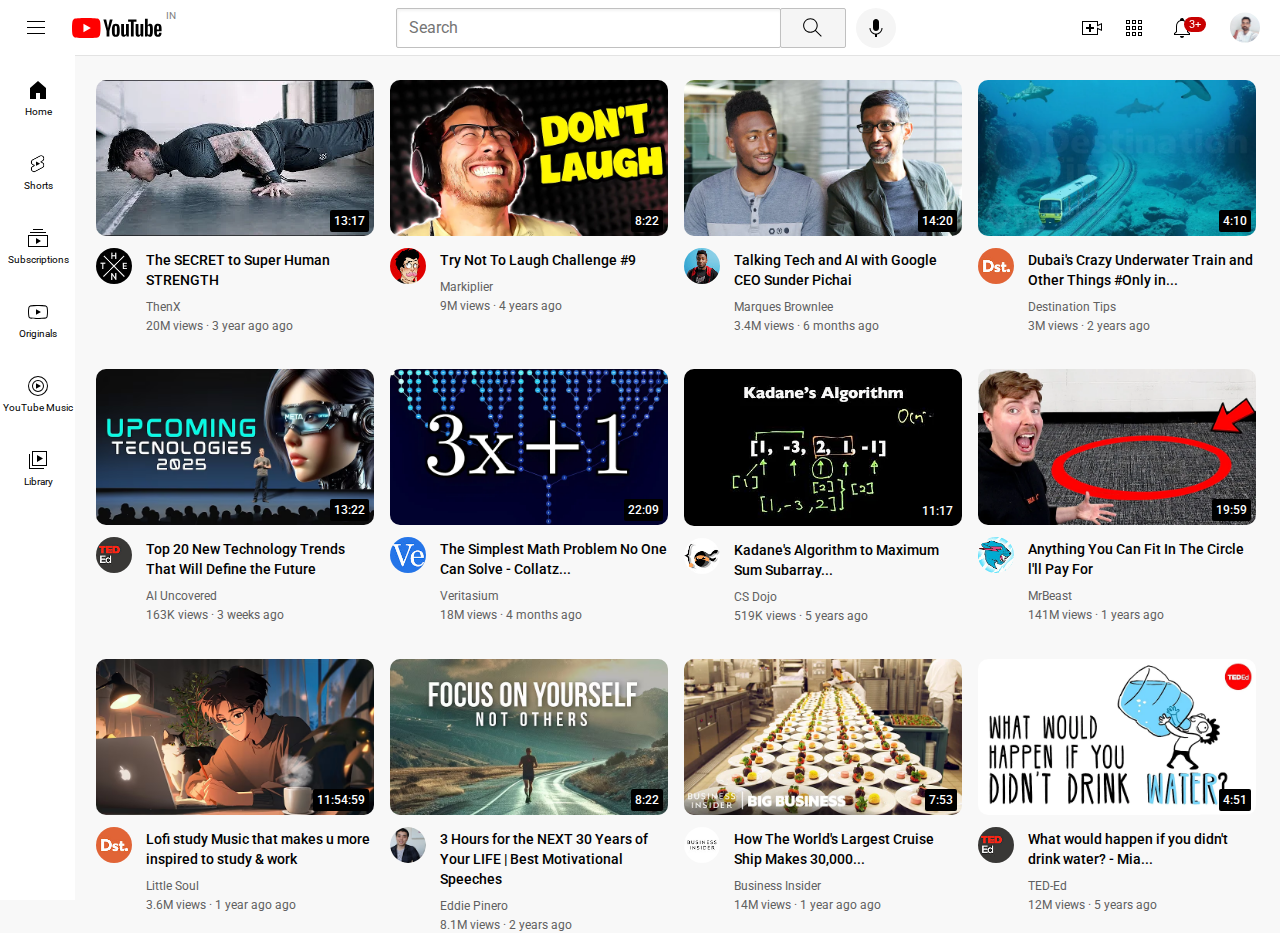
<file: youtubeclone/index.html>
<!DOCTYPE html>
    <html lang="en">
    <head>
        <meta charset="UTF-8">
        <meta charset="UTF-8">
        <meta name="viewport" content="width=device-width, initial-scale=1.0">
        <title>YouTube.com Clone</title>

        <link rel="preconnect" href="https://fonts.googleapis.com">
        <link rel="preconnect" href="https://fonts.gstatic.com" crossorigin>
        <link href="https://fonts.googleapis.com/css2?family=Roboto:ital,wght@0,100;0,300;0,400;0,500;0,700;0,900;1,100;1,300;1,400;1,500;1,700;1,900&display=swap" rel="stylesheet">

        <link rel="stylesheet" href="styles/general.css">
        <link rel="stylesheet" href="styles/header.css">
        <link rel="stylesheet" href="styles/video.css">
        <link rel="stylesheet" href="styles/sidebar.css">
          
    </head>
        <body>

            <header class="header">
                <div class="left-section">
                    <img class="hamburger-menu" src="icons/hamburger-menu.svg" alt="">
                    <img class="youtube-logo" src="icons/youtube-logo.svg" alt="">
                    <div class="in">IN</div>
                </div>
                <div class="middle-section">            
                    <input class="search-bar" type="text" placeholder="Search">
                    <button class="search-button">
                        <img class="search-icon" src="icons/search.svg" alt="">
                        <div class="tooltip">
                            Search
                    </div>
                        <!--Put position absolute inside position relative-->
                    </button>
                             
                    <button class="voice-search-button">
                        <img class="voice-search-icon" src="icons/voice-search-icon.svg" alt="">
                        <div class="tooltip">
                            Search with your voice
                        </div>
                    </button>
                </div>
                <div class="right-section"> 
                    <div class="upload-icon-container">
                        <img class="upload-icon" src="icons/upload.svg" alt="">
                        <div class="tooltip">
                            Create
                        </div>
                    </div>

                    <div class="apps-icon-container">
                        <img class="youtube-apps-icon" src="icons/youtube-apps.svg" alt="">
                        <div class="tooltip">
                            YouTube apps
                        </div>
                    </div>
                    
                    <div class="notifications-icon-container">
                        <img class="notifications-icon" src="icons/notifications.svg" alt="">
                        <div class="tooltip">
                            Notifications
                        </div>
                        <div class="notifications-count">3+</div>
                    </div>

                    <img class="current-user-picture" src="channel-pictures/my-channel1.jpg" alt="">
                </div>
            </header>
            
            <nav class="sidebar">
                <div class="sidebar-link"><img src="icons/home.svg" alt="">
                    <div>Home</div>
                </div>
                <div class="sidebar-link"><img src="icons/youtube-shorts.jpeg" alt="">
                    <div>Shorts</div>
                </div>
                <div class="sidebar-link"><img src="icons/subscriptions.svg" alt="">
                    <div>Subscriptions</div>
                </div>
                <div class="sidebar-link"><img src="icons/originals.svg" alt="">
                    <div>Originals</div>
                </div>
                <div class="sidebar-link"><img src="icons/youtube-music.svg" alt="">
                    <div>YouTube Music</div>
                </div>
                <div class="sidebar-link"><img src="icons/library.svg" alt="">
                    <div>Library</div>
                </div>
            </nav>

            <main>

                <section class="video-grid">

                    <div class="video-preview">
                        <div class="thumbnail-row">
                            <a href="https://youtu.be/ixmxOlcrlUc">
                                <img class="thumbnail" src="thumbnails/thumbnail-9.webp" alt="">
                                <div class="video-time">13:17</div>
                            </a>     
                        </div>
                        <div class="video-info-grid">
                            <div class="channel-picture">
                                <img class="profile-pic" src="channel-pictures/channel-9.jpeg" alt="">
                                <div class="profile-pic-tooltip">
                                    <div>
                                        <img class="profile-pic" src="channel-pictures/channel-9.jpeg" alt="">
                                    </div>
                                        
                                    <div>
                                        <p class="name">ThenX</p>
                                        <p class="subscribers">35M subscribers</p>
                                    </div>
                                       
                                </div>
                            </div>
                            <div class="video-info">
                                
                                <p class="video-title">The SECRET to Super Human STRENGTH</p>
                                  
                                <p class="video-author">ThenX</p>
                  
                                <p class="video-status">20M views <span>·</span> 3 year ago ago</p>
                  
                            </div>    
                        </div>   
                    </div>
                  
        
                    <div class="video-preview">
                        <div class="thumbnail-row">
                            <a href="https://youtu.be/mP0RAo9SKZk">
                                <img class="thumbnail" src="thumbnails/thumbnail-2.webp" alt="">
                            <div class="video-time">8:22</div>
                            </a>        
                        </div>
                        <div class="video-info-grid">
                            <div class="channel-picture">
                                <img class="profile-pic" src="channel-pictures/channel-2.jpeg" alt="">
                                <div class="profile-pic-tooltip">
                                    <div>
                                        <img class="profile-pic" src="channel-pictures/channel-2.jpeg" alt="">
                                    </div>
                                        
                                    <div>
                                        <p class="name">Markiplier</p>
                                        <p class="subscribers">15M subscribers</p>
                                    </div>
                                       
                                </div>
                            </div>
                            <div class="video-info">
                                <p class="video-title">Try Not To Laugh Challenge #9</p>
                  
                                <p class="video-author">Markiplier</p>
                  
                                <p class="video-status">9M views <span>·</span> 4 years ago</p>
                  
                            </div>    
                        </div>   
                    </div>
                  

                    <div class="video-preview">
                        <div class="thumbnail-row">
                            <a href="https://youtu.be/n2RNcPRtAiY">
                                <img class="thumbnail" src="thumbnails/thumbnail-1.webp" alt="">
                                <div class="video-time">14:20</div>
                            </a>          
                        </div>
                        <div class="video-info-grid">
                            <div class="channel-picture">
                                <img class="profile-pic" src="channel-pictures/channel-1.jpeg" alt="">
                                <div class="profile-pic-tooltip">
                                    <div>
                                        <img class="profile-pic" src="channel-pictures/channel-1.jpeg" alt="">
                                    </div>
                                        
                                    <div>
                                        <p class="name">Marques Brownlee</p>
                                        <p class="subscribers">15M subscribers</p>
                                    </div>
                                       
                                </div>
                            </div>
                            <div class="video-info">
                                
                                <p class="video-title">Talking Tech and AI with Google CEO Sunder Pichai</p>
                                           
                                <p class="video-author">Marques Brownlee</p>
                  
                                <p class="video-status">3.4M views <span>·</span> 6 months ago</p>
                  
                            </div>    
                        </div>   
                    </div>
                  
        
                    <div class="video-preview">
                        <div class="thumbnail-row">
                            <a href="https://youtu.be/0nZuYyXET3s">
                                <img class="thumbnail" src="thumbnails/thumbnail-11.webp" alt="">
                            <div class="video-time">4:10</div>
                            </a>      
                        </div>
                        <div class="video-info-grid">
                            <div class="channel-picture">
                                <img class="profile-pic" src="channel-pictures/channel-11.jpeg" alt="">
                                <div class="profile-pic-tooltip">
                                    <div>
                                        <img class="profile-pic" src="channel-pictures/channel-11.jpeg" alt="">
                                    </div>
                                        
                                    <div>
                                        <p class="name">Destination Tips</p>
                                        <p class="subscribers">15M subscribers</p>
                                    </div>
                                       
                                </div>
                            </div>
                            <div class="video-info">
                                <p class="video-title">Dubai's Crazy Underwater Train and Other Things #Only in...</p>
                  
                                <p class="video-author">Destination Tips</p>
                  
                                <p class="video-status">3M views <span>·</span> 2 years ago</p>
                  
                            </div>    
                        </div>   
                    </div>
                  
        
                    <div class="video-preview">
                        <div class="thumbnail-row">
                            <a href="https://youtu.be/KvN3JXICzdM">
                                <img class="thumbnail" src="thumbnails/hq720 (1).avif" alt="">
                                <div class="video-time">13:22</div>
                            </a>    
                        </div>
                        <div class="video-info-grid">
                            <div class="channel-picture">
                                <img class="profile-pic" src="channel-pictures/channel-12.jpeg" alt="">
                                <div class="profile-pic-tooltip">
                                    <div>
                                        <img class="profile-pic" src="channel-pictures/channel-12.jpeg" alt="">
                                    </div>
                                        
                                    <div>
                                        <p class="name">AI Uncovered</p>
                                        <p class="subscribers">15M subscribers</p>
                                    </div>
                                       
                                </div>
                            </div>
                            <div class="video-info">
                                <p class="video-title">Top 20 New Technology Trends That Will Define the Future</p>
                  
                                <p class="video-author">AI Uncovered</p>
                  
                                <p class="video-status">163K views <span>·</span> 3 weeks ago</p>
                  
                            </div>    
                        </div>   
                    </div>
                  
        
                  
        
                    <div class="video-preview">
                        <div class="thumbnail-row">
                            <a href="https://youtu.be/094y1Z2wpJg">
                                <img class="thumbnail" src="thumbnails/thumbnail-4.webp" alt="">
                                <div class="video-time">22:09</div>
                            </a>    
                        </div>
                        <div class="video-info-grid">
                            <div class="channel-picture">
                                <img class="profile-pic" src="channel-pictures/channel-4.jpeg" alt="">
                                <div class="profile-pic-tooltip">
                                    <div>
                                        <img class="profile-pic" src="channel-pictures/channel-4.jpeg" alt="">
                                    </div>
                                        
                                    <div>
                                        <p class="name">Veritasium</p>
                                        <p class="subscribers">15M subscribers</p>
                                    </div>
                                       
                                </div>
                            </div>
                            <div class="video-info">
                                <p class="video-title">The Simplest Math Problem No One Can Solve - Collatz...</p>
                  
                                <p class="video-author">Veritasium</p>
                  
                                <p class="video-status">18M views <span>·</span> 4 months ago</p>
                  
                            </div>    
                        </div>   
                    </div>
        
        
                    <div class="video-preview">
                        <div class="thumbnail-row">
                            <a href="https://youtu.be/86CQq3pKSUw">
                                <img class="thumbnail" src="thumbnails/thumbnail-5.webp" alt="">
                                <div class="video-time">11:17</div>
                            </a>
                            
                        </div>
                        <div class="video-info-grid">
                            <div class="channel-picture">
                                <img class="profile-pic" src="channel-pictures/channel-5.jpeg" alt="">
                                <div class="profile-pic-tooltip">
                                    <div>
                                        <img class="profile-pic" src="channel-pictures/channel-5.jpeg" alt="">
                                    </div>
                                        
                                    <div>
                                        <p class="name">CS Dojo</p>
                                        <p class="subscribers">15M subscribers</p>
                                    </div>
                                       
                                </div>
                            </div>
                            <div class="video-info">
                                <p class="video-title">Kadane's Algorithm to Maximum Sum Subarray...</p>
                  
                                <p class="video-author">CS Dojo</p>
                  
                                <p class="video-status">519K views <span>·</span> 5 years ago</p>
                  
                            </div>    
                        </div>   
                    </div>
                  
        
                    <div class="video-preview">
                        <div class="thumbnail-row">
                            <a href="https://youtu.be/yXWw0_UfSFg">
                                <img class="thumbnail" src="thumbnails/thumbnail-6.webp" alt="">
                                <div class="video-time">19:59</div>
                            </a>    
                        </div>
                        <div class="video-info-grid">
                            <div class="channel-picture">
                                <img class="profile-pic" src="channel-pictures/channel-6.jpeg" alt="">
                                <div class="profile-pic-tooltip">
                                    <div>
                                        <img class="profile-pic" src="channel-pictures/channel-6.jpeg" alt="">
                                    </div>
                                        
                                    <div>
                                        <p class="name">MrBeast</p>
                                        <p class="subscribers">15M subscribers</p>
                                    </div>
                                       
                                </div>
                            </div>
                            <div class="video-info">
                                <p class="video-title">Anything You Can Fit In The Circle l'll Pay For</p>
                  
                                <p class="video-author">MrBeast</p>
                  
                                <p class="video-status">141M views <span>·</span> 1 years ago</p>
                  
                            </div>    
                        </div>   
                    </div>


                    <div class="video-preview">
                        <div class="thumbnail-row">
                            <a href="https://youtu.be/FxJ3zPUU6Y4">
                                <img class="thumbnail" src="thumbnails/hq720 (2).avif" alt="">
                                <div class="video-time">11:54:59</div>
                            </a>      
                        </div>
                        <div class="video-info-grid">
                            <div class="channel-picture">
                                <img class="profile-pic" src="channel-pictures/channel-11.jpeg" alt="">
                                <div class="profile-pic-tooltip">
                                    <div>
                                        <img class="profile-pic" src="channel-pictures/channel-11.jpeg" alt="">
                                    </div>
                                        
                                    <div>
                                        <p class="name">Little Soul</p>
                                        <p class="subscribers">15M subscribers</p>
                                    </div>
                                       
                                </div>
                            </div>
                            <div class="video-info">
                                
                                <p class="video-title">Lofi study Music that makes u more inspired to study & work</p>
                                    
                                <p class="video-author">Little Soul</p>
                  
                                <p class="video-status">3.6M views <span>·</span> 1 year ago ago</p>
                  
                            </div>    
                        </div>   
                    </div>
                  
        
                    <div class="video-preview">
                        <div class="thumbnail-row">
                            <a href="https://youtu.be/InjJ7WIpsZE">
                                <img class="thumbnail" src="thumbnails/hq720.avif" alt="">
                            <div class="video-time">8:22</div>
                            </a>     
                        </div>
                        <div class="video-info-grid">
                            <div class="channel-picture">
                                <img class="profile-pic" src="channel-pictures/my-channel.jpeg" alt="">
                                <div class="profile-pic-tooltip">
                                    <div>
                                        <img class="profile-pic" src="channel-pictures/my-channel.jpeg" alt="">
                                    </div>
                                        
                                    <div>
                                        <p class="name">Eddie Pinero</p>
                                        <p class="subscribers">8.1M subscribers</p>
                                    </div>
                                       
                                </div>
                            </div>
                            <div class="video-info">
                                <p class="video-title">3 Hours for the NEXT 30 Years of Your LIFE | Best Motivational Speeches</p>
                  
                                <p class="video-author">Eddie Pinero</p>
                  
                                <p class="video-status">8.1M views <span>·</span> 2 years ago</p>
                  
                            </div>    
                        </div>   
                    </div>
                  

                    <div class="video-preview">
                        <div class="thumbnail-row">
                            <a href="https://youtu.be/R2vXbFp5C9o">
                                <img class="thumbnail" src="thumbnails/thumbnail-10.webp" alt="">
                                <div class="video-time">7:53</div>
                            </a>  
                        </div>
                        <div class="video-info-grid">
                            <div class="channel-picture">
                                <img class="profile-pic" src="channel-pictures/channel-10.jpeg" alt="">
                                <div class="profile-pic-tooltip">
                                    <div>
                                        <img class="profile-pic" src="channel-pictures/channel-10.jpeg" alt="">
                                    </div>
                                        
                                    <div>
                                        <p class="name">Business Insider</p>
                                        <p class="subscribers">20M subscribers</p>
                                    </div>
                                       
                                </div>
                            </div>
                            <div class="video-info">
                                
                                <p class="video-title">How The World's Largest Cruise Ship Makes 30,000...</p>
                                
                                <p class="video-author">Business Insider</p>
                  
                                <p class="video-status">14M views <span>·</span> 1 year ago ago</p>
                  
                            </div>    
                        </div>   
                    </div>
                  
        
                    <div class="video-preview">
                        <div class="thumbnail-row">
                            <a href="https://youtu.be/9iMGFqMmUFs">
                                <img class="thumbnail" src="thumbnails/thumbnail-12.webp" alt="">
                            <div class="video-time">4:51</div>
                            </a>
                            
                        </div>
                        <div class="video-info-grid">
                            <div class="channel-picture">
                                <img class="profile-pic" src="channel-pictures/channel-12.jpeg" alt="">
                                <div class="profile-pic-tooltip">
                                    <div>
                                        <img class="profile-pic" src="channel-pictures/channel-12.jpeg" alt="">
                                    </div>
                                        
                                    <div>
                                        <p class="name">TED-Ed</p>
                                        <p class="subscribers">12M subscribers</p>
                                    </div>
                                       
                                </div>
                            </div>
                            <div class="video-info">
                                <p class="video-title">What would happen if you didn't drink water? - Mia...</p>
                  
                                <p class="video-author">TED-Ed</p>
                  
                                <p class="video-status">12M views <span>·</span> 5 years ago</p>
                  
                            </div>    
                        </div>   
                    </div>
                  
        
                </section>    
            </main>   
        </body>
    </html>
</file>
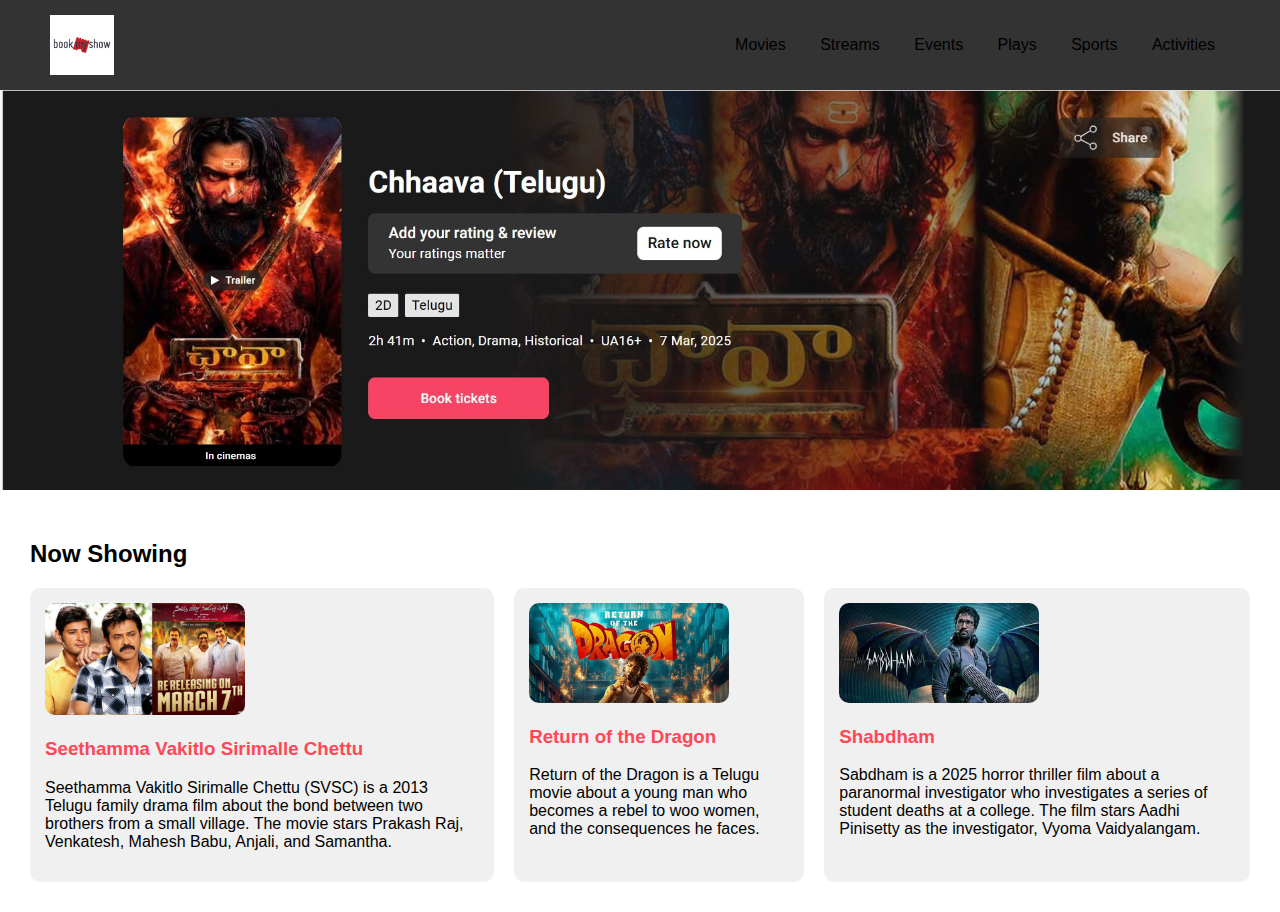
<file: book.html>
<!DOCTYPE html>
<html lang="en">
<head>
    <meta charset="UTF-8">
    <meta name="viewport" content="width=device-width, initial-scale=1.0">
    <title>BookMyShow Clone</title>
    <link rel="stylesheet" href="style.css">
</head>
<body>
    <header>
        <img src="assets/logo.png" alt="BookMyShow Logo" class="logo">
        <nav class="navbar">
            <a href="#">Movies</a>
            <a href="#">Streams</a>
            <a href="#">Events</a>
            <a href="#">Plays</a>
            <a href="#">Sports</a>
            <a href="#">Activities</a>
        </nav>
    </header>
    
    <div class="banner">
        <img src="assets/banner.jpg" alt="Chava Movie Banner">
        <div class="banner-text">
            <h1>Chava</h1>
            <p>Chhaava is a 2025 historical action movie about the Maratha warrior Chhatrapati Sambhaji Maharaj. It stars Vicky Kaushal as Sambhaji and was directed by Laxman Utekar.</p>
        </div>
    </div>
    
    <div class="container">
        <h2>Now Showing</h2>
        <div class="movie-list">
            <div class="movie">
                <img src="assets/movie1.jpg" alt="Seethamma Vakitlo Sirimalle Chettu">
                <h3>Seethamma Vakitlo Sirimalle Chettu</h3>
                <p>Seethamma Vakitlo Sirimalle Chettu (SVSC) is a 2013 Telugu family drama film about the bond between two brothers from a small village. The movie stars Prakash Raj, Venkatesh, Mahesh Babu, Anjali, and Samantha.</p>
            </div>
            <div class="movie">
                <img src="assets/movie2.jpg" alt="Return of the Dragon">
                <h3>Return of the Dragon</h3>
                <p>Return of the Dragon is a Telugu movie about a young man who becomes a rebel to woo women, and the consequences he faces.</p>
            </div>
            <div class="movie">
                <img src="assets/movie3.jpg" alt="Shabdham">
                <h3>Shabdham</h3>
                <p>Sabdham is a 2025 horror thriller film about a paranormal investigator who investigates a series of student deaths at a college. The film stars Aadhi Pinisetty as the investigator, Vyoma Vaidyalangam.</p>
            </div>
        </div>
    </div>
</body>
</html>
</file>
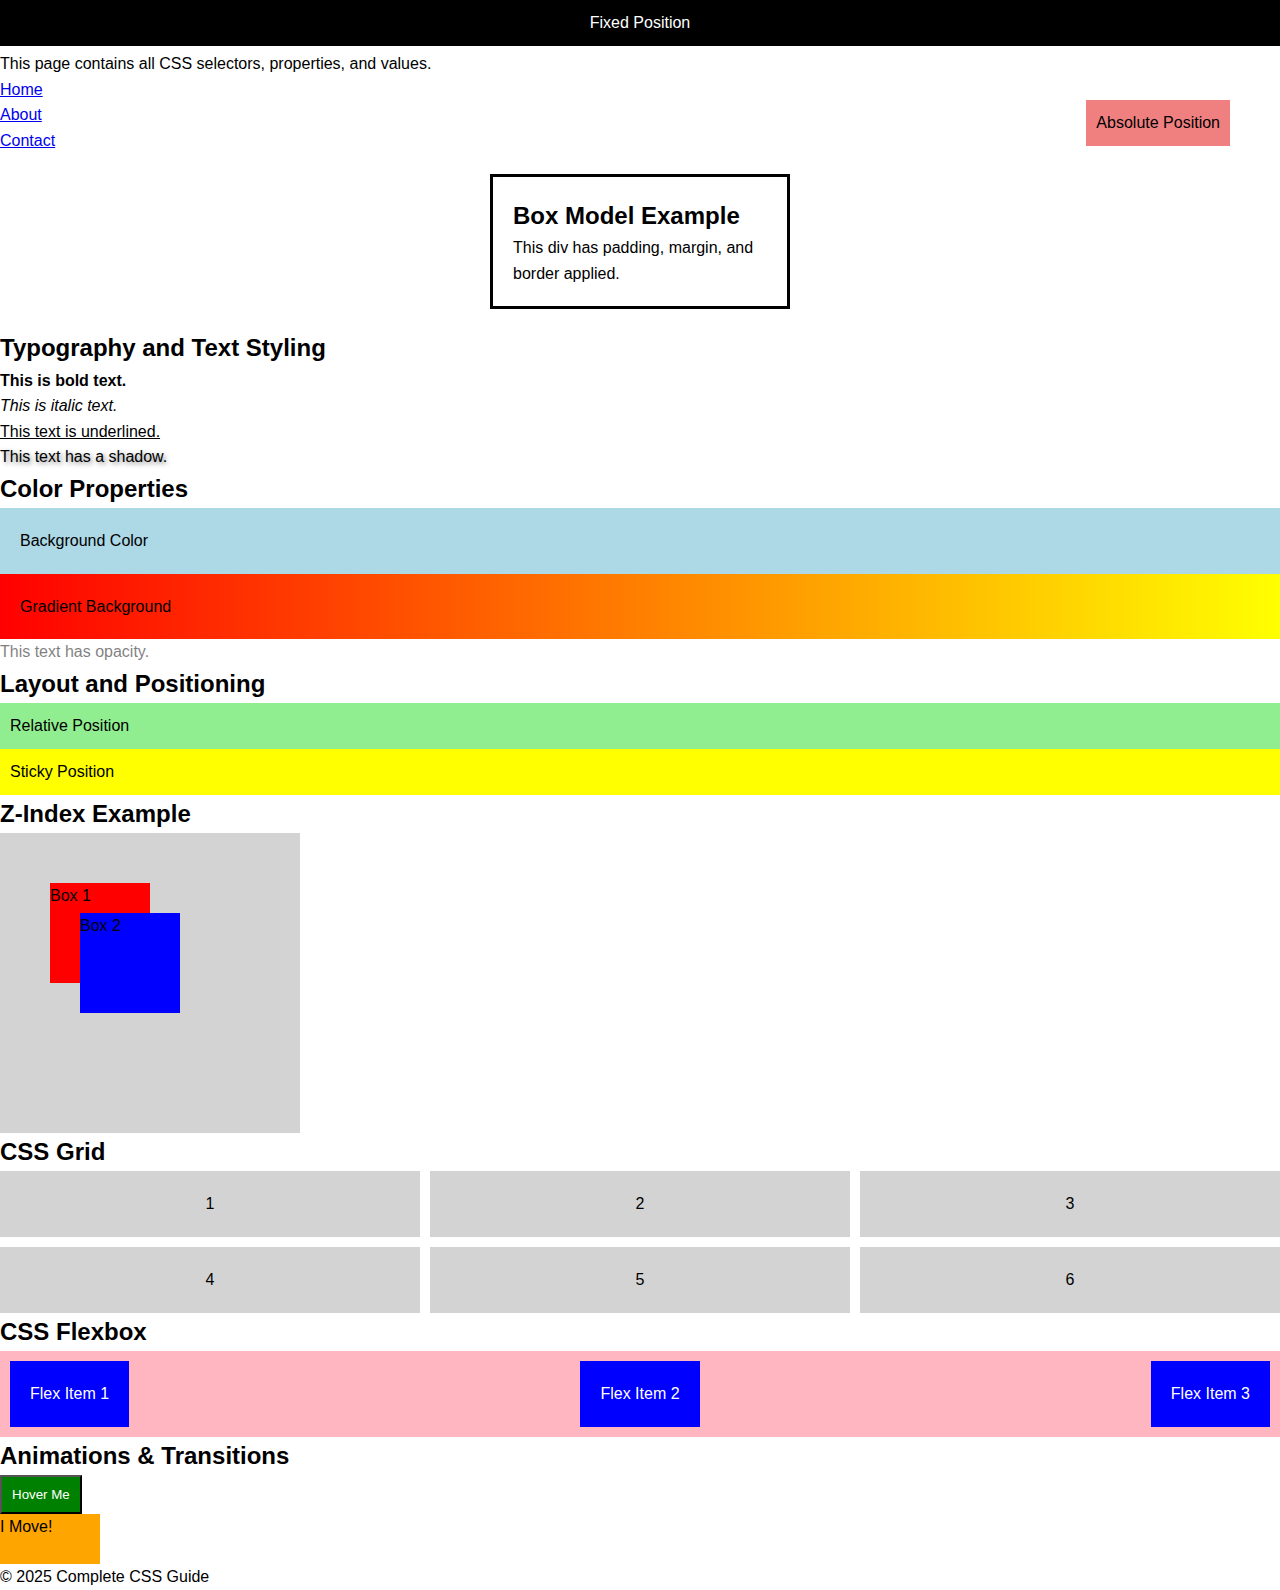
<file: completecsstemplate.html>
<!DOCTYPE html>
<html lang="en">
<head>
    <meta charset="UTF-8">
    <meta name="viewport" content="width=device-width, initial-scale=1.0">
    <title>Complete CSS Reference</title>
    <link rel="stylesheet" href="completecss.css">
    <style>
        /* Fixing text styling inside the HTML file */
        .bold {
            font-weight: bold;
        }
        .italic {
            font-style: italic;
        }
        .underline {
            text-decoration: underline;
        }
        .shadow {
            text-shadow: 2px 2px 5px gray;
        }
    </style>
</head>
<body>

    <header>
        <h1>Complete CSS Guide</h1>
        <p>This page contains all CSS selectors, properties, and values.</p>
    </header>

    <nav>
        <ul>
            <li><a href="#">Home</a></li>
            <li><a href="#">About</a></li>
            <li><a href="#">Contact</a></li>
        </ul>
    </nav>

    <main>

        <!-- Box Model Example -->
        <section class="box">
            <h2>Box Model Example</h2>
            <p>This div has padding, margin, and border applied.</p>
        </section>

        <!-- Text Styling (Fixed) -->
        <section class="text-style">
            <h2>Typography and Text Styling</h2>
            <p class="bold">This is bold text.</p>
            <p class="italic">This is italic text.</p>
            <p class="underline">This text is underlined.</p>
            <p class="shadow">This text has a shadow.</p>
        </section>

        <!-- Color & Background -->
        <section class="colors">
            <h2>Color Properties</h2>
            <div class="bg-color">Background Color</div>
            <div class="gradient">Gradient Background</div>
            <p class="opacity">This text has opacity.</p>
        </section>

        <!-- Positioning -->
        <section class="layout">
            <h2>Layout and Positioning</h2>
            <div class="relative">Relative Position</div>
            <div class="absolute">Absolute Position</div>
            <div class="fixed">Fixed Position</div>
            <div class="sticky">Sticky Position</div>
        </section>

        <!-- Z-Index Example -->
        <section>
            <h2>Z-Index Example</h2>
            <div class="container">
                <div class="box1">Box 1</div>
                <div class="box2">Box 2</div>
            </div>
        </section>

        <!-- CSS Grid -->
        <section class="grid">
            <h2>CSS Grid</h2>
            <div class="grid-container">
                <div>1</div><div>2</div><div>3</div>
                <div>4</div><div>5</div><div>6</div>
            </div>
        </section>

        <!-- CSS Flexbox -->
        <section class="flexbox">
            <h2>CSS Flexbox</h2>
            <div class="flex-container">
                <div>Flex Item 1</div>
                <div>Flex Item 2</div>
                <div>Flex Item 3</div>
            </div>
        </section>

        <!-- CSS Transitions & Animations -->
        <section class="animations">
            <h2>Animations & Transitions</h2>
            <button class="transition">Hover Me</button>
            <div class="animated-box">I Move!</div>
        </section>

    </main>

    <footer>
        <p>&copy; 2025 Complete CSS Guide</p>
    </footer>

</body>
</html>
</file>
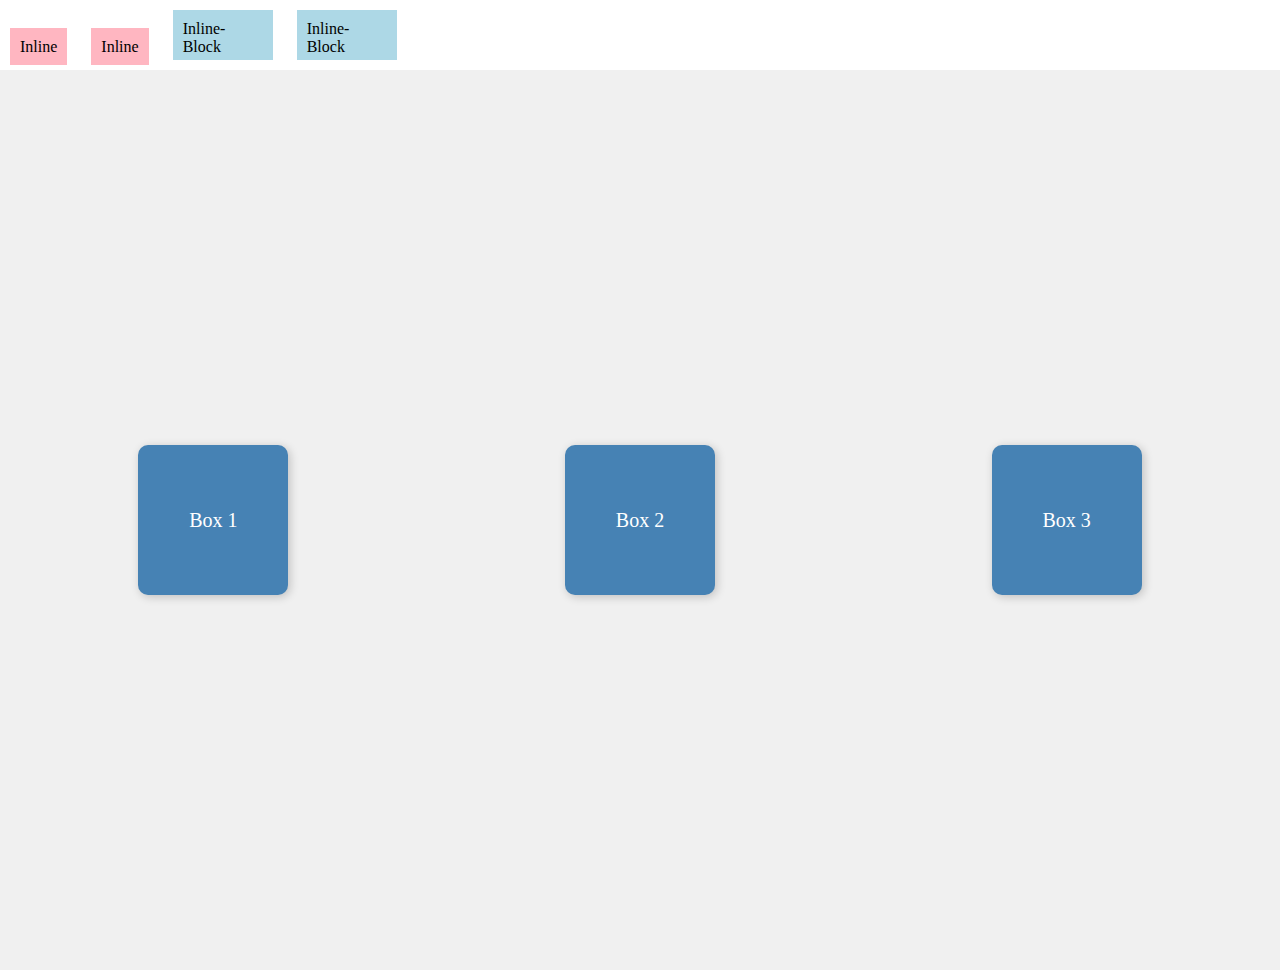
<file: flex.html>
<!DOCTYPE html>
<html lang="en">
<head>
    <meta charset="UTF-8">
    <meta name="viewport" content="width=device-width, initial-scale=1.0">
    <title>Inline and Inline-Block</title>
    <style>
        .inline {
            display: inline;
            width: 100px; 
            height: 50px; 
            background-color: lightpink;
            padding: 10px;
            margin: 10px;
        }

        .inlineblock {
            display: inline-block;
            width: 100px; 
            height: 50px; 
            background-color: lightblue;
            padding: 10px;
            margin: 10px;
        }
        * {
            margin: 0;
            padding: 0;
            box-sizing: border-box;
        }
        .container {
            display: flex;
            justify-content: space-around;
            align-items: center; 
            height: 100vh; 
            background-color: #f0f0f0;
        }
        .box {
            width: 150px;
            height: 150px;
            background-color: steelblue;
            color: white;
            font-size: 20px;
            display: flex;
            justify-content: center;
            align-items: center;
            border-radius: 10px;
            box-shadow: 2px 2px 10px rgba(0, 0, 0, 0.2);
        }
    </style>
</head>
<body>

    <div class="inline">Inline</div>
    <div class="inline">Inline</div>

    <div class="inlineblock">Inline-Block</div>
    <div class="inlineblock">Inline-Block</div>
    <div class="container">
        <div class="box">Box 1</div>
        <div class="box">Box 2</div>
        <div class="box">Box 3</div>
    </div>

</body>
</html>
</file>
<file: youtubeclone/styles/general.css>
p{
    font-family: Roboto, Arial;
    margin: 0px;
    margin-bottom: 0px;
}
body{
    /* This style below will be inherited */
    font-family: Roboto, Arial;
    margin: 0;
    padding-top: 80px;
    padding-left: 96px;
    padding-right: 24px;
    background-color: rgb(248, 248, 248);
}
</file>
<file: youtubeclone/styles/header.css>
.header{
    height: 55px;
    display: flex;
    flex-direction: row;
    justify-content: space-between;
    position: fixed;
    top: 0;
    left: 0;
    right: 0;
    z-index: 100;
    background-color: white;
    border-bottom-width: 1px;
    border-bottom-style: solid;
    border-bottom-color: rgb(227, 227, 227);
}
.left-section{
    display: flex;
    align-items: center;
}
.hamburger-menu{
    height: 24px;
    margin-left: 24px;
    margin-right: 24px;
    cursor: pointer;
}
.youtube-logo{
    height: 20px;
}
.in{
    color: gray;
    font-size: 10px;
    margin-top: -25px;
    margin-left: 4px;
}
.middle-section{
    flex: 1;
    margin-left: 70px;
    margin-right: 35px;
    max-width: 500px;
    display: flex;
    align-items: center;
   
}

.search-bar{
    flex: 1;
    height: 36px;
    padding-left: 12px;
    font-size: 16px;
    /* border-width: 1px;
    border-style: solid;
    border-color: rgb(192, 192, 192); */
    border: 1px solid rgb(192, 192, 192);
    border-radius: 2px;
    box-shadow: inset 1px 2px 3px rgba(0, 0, 0, 0.05);
    width: 0;
     /* flex-shrink: 0; = don't shrink
    width: 0; = shrink */
}
@media (max-width: 650px) {
    .search-bar{
        display: none;
    }
}
.search-bar::placeholder{
    font-family: Roboto, Arial;
    font-size: 16px;  
}
.search-button{
    height: 40px;
    width: 66px;
    background-color: rgb(245, 245, 245);
    border-width: 1px;
    border-style: solid;
    border-color: rgb(192, 192, 192);
    margin-left: -1px;
    margin-right: 10px;
    border-radius: 2px;
     
}
.search-button:hover {
    background-color: rgb(230, 230, 230);
   
}
.search-button, 
.voice-search-button,
.upload-icon-container,
.notifications-icon-container,
.apps-icon-container{
    position: relative;
    display: flex;
    justify-content: center;
    align-items: center;
    cursor: pointer;
}
.search-button .tooltip,
.voice-search-button .tooltip,
.upload-icon-container .tooltip,
.notifications-icon-container .tooltip,
.apps-icon-container .tooltip{
    font-family: Roboto, Arial;
    position: absolute;
    background-color: gray;
    color: white;
    padding-left: 8px;
    padding-top: 4px;
    padding-right: 8px;
    padding-bottom: 4px;
    border-radius: 2px;
    font-size: 12px;
    bottom: -30px;
    opacity: 0;
    transition: opacity 0.15s;
    pointer-events: none;
    white-space: nowrap;
}
.search-button:hover .tooltip,
.voice-search-button:hover .tooltip,
.upload-icon-container:hover .tooltip,
.notifications-icon-container:hover .tooltip,
.apps-icon-container:hover .tooltip{
    opacity: 1;
}
.search-icon{
    height: 25px;    
}
.voice-search-button{
    height: 40px;
    width: 40px;
    border-radius: 20px;
    border: none; 
    background-color: rgb(245, 245, 245);
    
}
.voice-search-button:hover{
    background-color: rgb(230, 230, 230); 
}
.voice-search-icon{
    height: 24px;
}

.right-section{
    margin-right: 20px;
    width: 180px;
    display: flex;
    align-items: center;
    justify-content: space-between;
    flex-shrink: 0; 
    /* don't shrink  */
}
.upload-icon{
    height: 24px;
}
.youtube-apps-icon{
    height: 24px;
}

.notifications-icon{
    height: 24px;
}
.notifications-icon-container{
    position: relative;
    height: 40px;
    width: 40px;
    border-width: 1px;
    border: none;
    border-radius: 20px;
    margin-left: -1px;
    margin-right: 10px;
}
.notifications-icon-container:hover{
    background-color: rgb(230, 230, 230); 
}
.notifications-count{
    position: absolute;
    top: 9px;
    right: -4px;
    color: white;
    border: none;
    background-color: rgb(200, 0, 0);
    font-family: Roboto, Arial;
    font-size: 11px;
    padding-left: 5px;
    padding-right: 5px;
    padding-top: 1px;
    padding-bottom: 1px;
    border-radius: 10px;
}

.apps-icon{
    height: 24px;
}
.current-user-picture{
    height: 40px;
    clip-path: circle();
    cursor: pointer;
}
</file>
<file: youtubeclone/styles/video.css>
.video-grid{
    display: grid;
    grid-template-columns: 1fr 1fr 1fr;
    column-gap: 16px;
    row-gap: 35px;
}

@media (max-width: 750px) {
    .video-grid{
        grid-template-columns: 1fr 1fr;
    }
}

@media (min-width: 751px) and (max-width: 999px) {
    .video-grid{
        grid-template-columns: 1fr 1fr 1fr;
    }
}

@media (min-width: 1000px) {
    .video-grid{
        grid-template-columns: 1fr 1fr 1fr 1fr;
    }
}
@media (min-width: 1000px) {
    .video-info{
        font-size: 16px;
        line-height: 24px;
    }
    .video-author,
    .video-status{
        font-size: 14px;
    }
}

.thumbnail{
    width: 100%;
    border-radius: 10px;
}

.video-title{
    margin-top: 2px;
    font-size: 14px;
    font-weight: 500;
    line-height: 20px;
    margin-bottom: 10px;
}

.video-author, 
.video-status{
    font-size: 12px;
    color: rgb(96, 96, 96);
    line-height: 15px;
}
.video-author{
    margin-bottom: 4px;
}

.video-info-grid{
    display: grid;
    grid-template-columns: 50px 1fr;
    z-index: 1;
    
}
.profile-pic{
    width: 36px;
    border-radius: 50px;
}
.thumbnail-row{
    margin-bottom: 8px;
    position: relative;
}

.video-time{
    font-size: 12px;
    font-weight: 500;
    background-color: black;
    color: white;
    position: absolute;
    bottom: 8px;
    right: 5px;
    padding: 4px;
    border-radius: 2px;
}
.channel-picture{
    position: relative;
    cursor: pointer;
    
}
.channel-picture .profile-pic-tooltip{
    position: absolute;
    box-shadow: 1px 1px 2px 0.1px gray;
    display: flex;
    align-items: center;
    width: 160px;
    height: 60px;
    border-radius: 2px;
    opacity: 0;
    transition: opacity 0.15s;
    background-color: white;
    z-index: 2; 
    pointer-events: none;
}
.name{
    font-weight: bold;
    font-size: 12px;
    margin-left: 8px;
}
.subscribers{
    color: gray;
    font-size: 10px; 
    margin-left: 8px;
}
.profile-pic-tooltip .profile-pic{
   margin-left: 8px;
}
.channel-picture:hover .profile-pic-tooltip{
    opacity: 1;
    
}
.video-info{
    position: relative;

}
</file>
<file: youtubeclone/styles/sidebar.css>
.sidebar{
    position: fixed;
    left: 0;
    bottom: 0;
    top: 55px;
    background-color: white;
    width: 75px;
    z-index: 200;
    padding-top: 5px;
}
.sidebar-link{
    height: 74px;
    display: flex;
    flex-direction: column;
    cursor: pointer;
    justify-content: center;
    align-items: center;
    padding-left: 1px;
}
.sidebar-link:hover{
    background-color: rgb(235, 235, 235);
}
.sidebar-link img{
    height: 24px;
    margin-bottom: 4px;
}
.sidebar-link div{
    /* font-family: Roboto, Arial; */
    font-size: 10px;
    display: block;
}
</file>
<file: style.css>
body {
    background-color: white;
    color: black;
    font-family: Arial, sans-serif;
    margin: 0;
    padding: 0;
}

header {
    display: flex;
    justify-content: space-between;
    align-items: center;
    background-color: #333;
    padding: 15px 50px;
}

.logo {
    height: 60px;
}

.navbar a {
    color: black;
    text-decoration: none;
    margin: 0 15px;
    font-size: 16px;
    transition: color 0.3s;
}

.navbar a:hover {
    color: #ff4757;
}

.banner {
    position: relative;
    width: 100%;
    height: 400px;
    overflow: hidden;
}

.banner img {
    width: 100%;
    height: 100%;
    object-fit: cover;
}

.banner-text {
  display: none;
}

.banner-text h1 {
    font-size: 36px;
    color: #ff4757;
}

.container {
    padding: 30px;
}

.movie-list {
    display: flex;
    gap: 20px;
}

.movie {
    background: #f0f0f0;
    padding: 15px;
    border-radius: 10px;
    transition: transform 0.3s;
}

.movie:hover {
    transform: scale(1.05);
}

.movie img {
    width: 200px;
    border-radius: 10px;
}

.movie h3 {
    color: #ff4757;
}
</file>
<file: completecss.css>
/* Global Reset */
* {
    margin: 0;
    padding: 0;
    box-sizing: border-box;
}

/* Basic Styling */
body {
    font-family: Arial, sans-serif;
    line-height: 1.6;
}

/* Box Model */
.box {
    width: 300px;
    padding: 20px;
    margin: 20px auto;
    border: 3px solid black;
}

/* Text Styling (Fix Applied) */
.bold {
    font-weight: bold;
}

.italic {
    font-style: italic;
}

.underline {
    text-decoration: underline;
}

.shadow {
    text-shadow: 2px 2px 5px gray;
}

/* Colors & Background */
.bg-color {
    background-color: lightblue;
    padding: 20px;
}

.gradient {
    background: linear-gradient(to right, red, yellow);
    padding: 20px;
}

.opacity {
    opacity: 0.5;
}

/* Positioning */
.relative {
    position: relative;
    background: lightgreen;
    padding: 10px;
}

.absolute {
    position: absolute;
    top: 100px;
    right: 50px;
    background: lightcoral;
    padding: 10px;
}

.fixed {
    position: fixed;
    top: 0;
    width: 100%;
    background: black;
    color: white;
    text-align: center;
    padding: 10px;
}

.sticky {
    position: sticky;
    top: 10px;
    background: yellow;
    padding: 10px;
}

/* Z-Index Example */
.container {
    position: relative;
    width: 300px;
    height: 300px;
    background: lightgray;
}

.box1 {
    position: absolute;
    top: 50px;
    left: 50px;
    width: 100px;
    height: 100px;
    background: red;
    z-index: 1;
}

.box2 {
    position: absolute;
    top: 80px;
    left: 80px;
    width: 100px;
    height: 100px;
    background: blue;
    z-index: 2;
}

/* CSS Grid */
.grid-container {
    display: grid;
    grid-template-columns: repeat(3, 1fr);
    gap: 10px;
}

.grid-container div {
    background: lightgray;
    padding: 20px;
    text-align: center;
}

/* CSS Flexbox */
.flex-container {
    display: flex;
    justify-content: space-between;
    align-items: center;
    background: lightpink;
    padding: 10px;
}

.flex-container div {
    padding: 20px;
    background: blue;
    color: white;
}

/* Transitions */
.transition {
    background: green;
    color: white;
    padding: 10px;
    transition: background 0.5s;
}

.transition:hover {
    background: red;
}

/* Animations */
@keyframes move {
    from { transform: translateX(0); }
    to { transform: translateX(100px); }
}

.animated-box {
    width: 100px;
    height: 50px;
    background: orange;
    animation: move 2s infinite alternate;
}

/* Media Queries */
@media (max-width: 600px) {
    body {
        background: lightgray;
    }

    .grid-container {
        grid-template-columns: 1fr;
    }

    .flex-container {
        flex-direction: column;
    }
}
</file>
